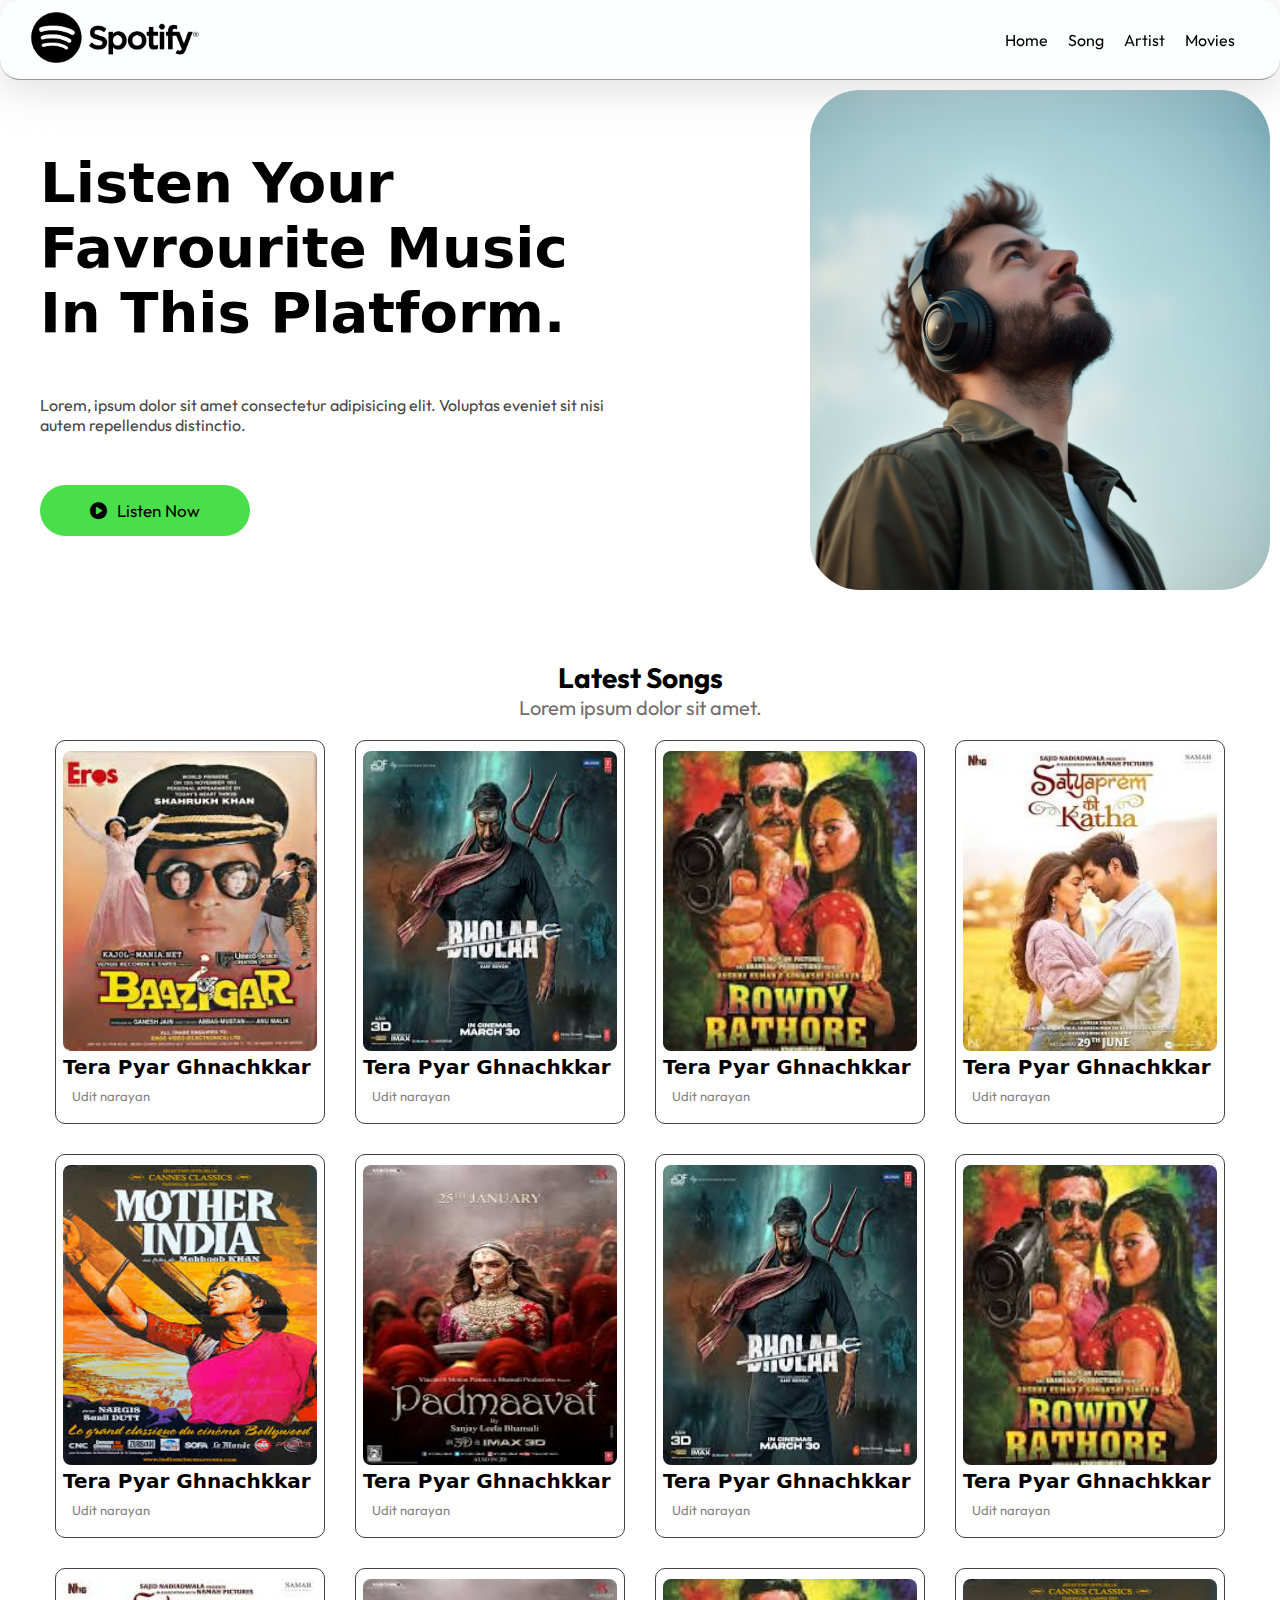
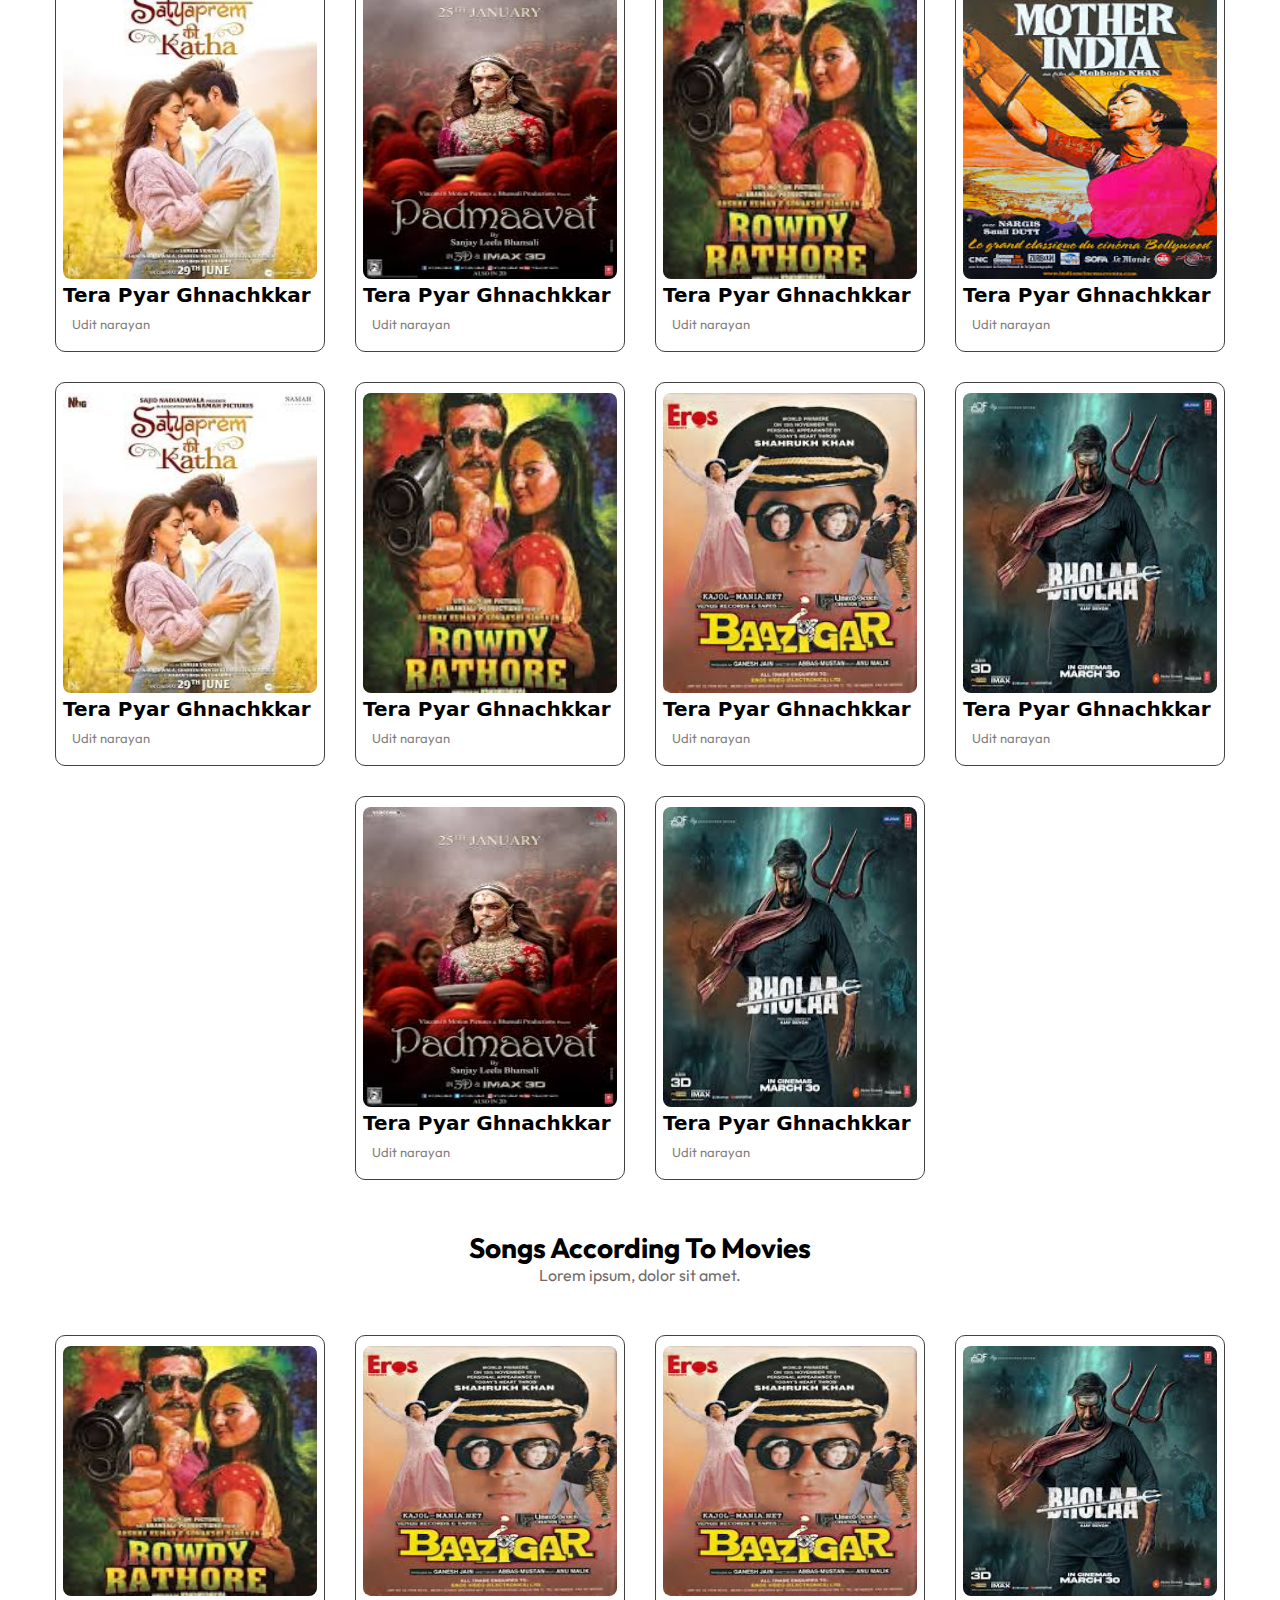
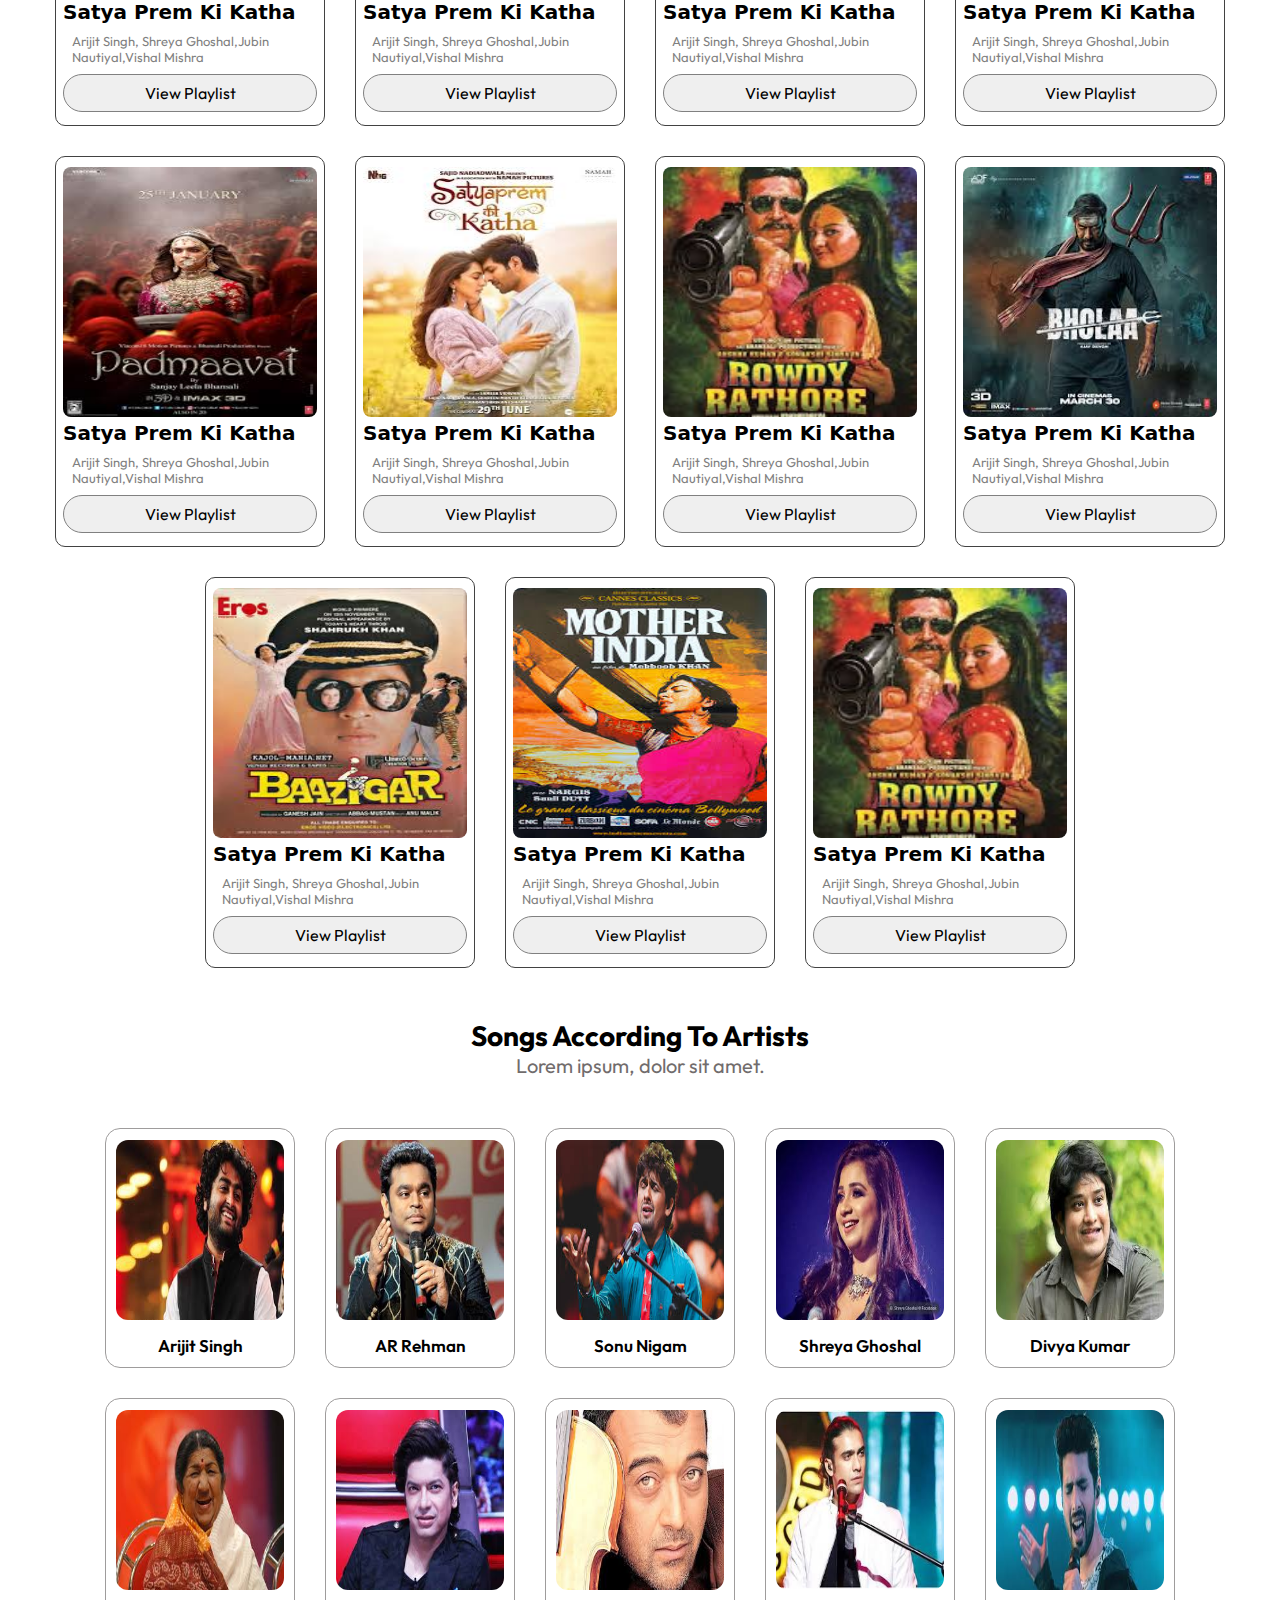
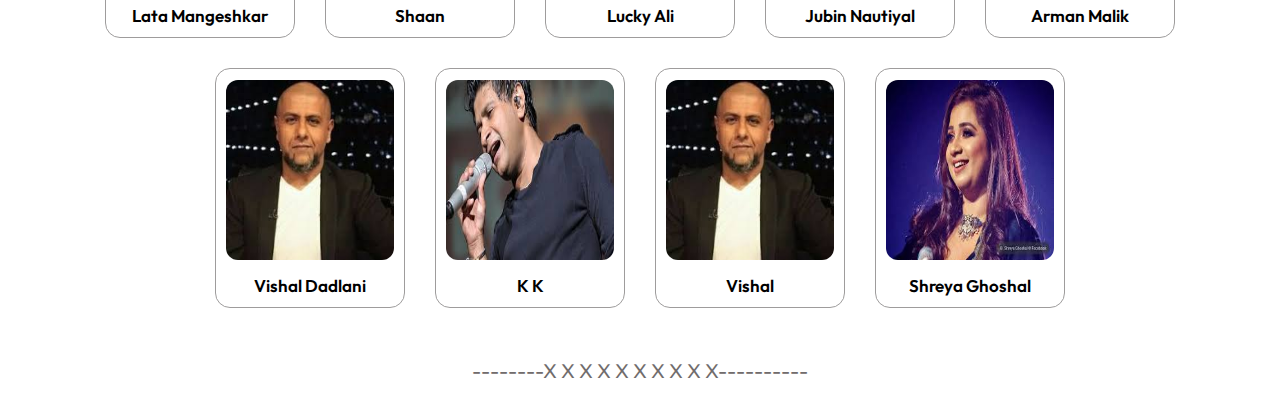
<file: index.html>
<!DOCTYPE html>
<html lang="en">

<head>
    <meta charset="UTF-8">
    <meta name="viewport" content="width=device-width, initial-scale=1.0">
    <title>Home page</title>
    <link rel="stylesheet" href="https://cdnjs.cloudflare.com/ajax/libs/font-awesome/6.7.2/css/all.min.css"
        integrity="sha512-Evv84Mr4kqVGRNSgIGL/F/aIDqQb7xQ2vcrdIwxfjThSH8CSR7PBEakCr51Ck+w+/U6swU2Im1vVX0SVk9ABhg=="
        crossorigin="anonymous" referrerpolicy="no-referrer" />

    <link rel="stylesheet" href="./style.css">
</head>

<body>
    <div class="header">
        <a href="./index.html"><img src="./logo.png" alt="" class="image"></a>
        <i class="fa-solid fa-bars"></i>
        <ul class="navigation">
            <li>
                <a href="./index.html" class="">Home</a>
            </li>
            <li>
                <a href="./song.html" class="">Song</a>
            </li>
            <li>
                <a href="./artist.html" class="">Artist</a>
            </li>
            <li>
                <a href="./movies.html" class="">Movies</a>
            </li>
        </ul>

    </div>
    <div class="parent">
        <div class="parent-a">
            <h1 class="head">Listen your favrourite Music in this platform. </h1>
            <p class="para">Lorem, ipsum dolor sit amet consectetur adipisicing elit. Voluptas eveniet sit nisi
                autem repellendus distinctio.</p>
            <div class="btn_a">
                <button class="btn"><i class="fa-solid fa-circle-play"></i>Listen Now</button>
            </div>
        </div>
        <img src="./hero.png" alt="" class="image1">
    </div>
    </div>
    <div class="container1">
        <h2 class="heading-a">Latest Songs</h2>
        <p class="para-a">
            Lorem ipsum dolor sit amet.
        </p>
    </div>
    <div class="song-container">
        <div class="card">
            <img src="./images/p1.jpeg" alt="" class="img">
            <h2 class="head2">Tera Pyar Ghnachkkar</h2>
            <p class="para-s">Udit narayan</p>
        </div>

        <div class="card">
            <img src="./images/p2.jpeg" alt="" class="img">
            <h2 class="head2">Tera Pyar Ghnachkkar</h2>
            <p class="para-s">Udit narayan</p>
        </div>

        <div class="card">
            <img src="./images/p3.jpeg" alt="" class="img">
            <h2 class="head2">Tera Pyar Ghnachkkar</h2>
            <p class="para-s">Udit narayan</p>
        </div>

        <div class="card">
            <img src="./images/p4.jpeg" alt="" class="img">
            <h2 class="head2">Tera Pyar Ghnachkkar</h2>
            <p class="para-s">Udit narayan</p>
        </div>

        <div class="card">
            <img src="./images/p5.jpeg" alt="" class="img">
            <h2 class="head2">Tera Pyar Ghnachkkar</h2>
            <p class="para-s">Udit narayan</p>
        </div>

        <div class="card">
            <img src="./images/p6.jpeg" alt="" class="img">
            <h2 class="head2">Tera Pyar Ghnachkkar</h2>
            <p class="para-s">Udit narayan</p>
        </div>
        <div class="card">
            <img src="./images/p2.jpeg" alt="" class="img">
            <h2 class="head2">Tera Pyar Ghnachkkar</h2>
            <p class="para-s">Udit narayan</p>
        </div>
        <div class="card">
            <img src="./images/p3.jpeg" alt="" class="img">
            <h2 class="head2">Tera Pyar Ghnachkkar</h2>
            <p class="para-s">Udit narayan</p>
        </div>

        <div class="card">
            <img src="./images/p4.jpeg" alt="" class="img">
            <h2 class="head2">Tera Pyar Ghnachkkar</h2>
            <p class="para-s">Udit narayan</p>
        </div>
        <div class="card">
            <img src="./images/p6.jpeg" alt="" class="img">
            <h2 class="head2">Tera Pyar Ghnachkkar</h2>
            <p class="para-s">Udit narayan</p>
        </div>
        <div class="card">
            <img src="./images/p3.jpeg" alt="" class="img">
            <h2 class="head2">Tera Pyar Ghnachkkar</h2>
            <p class="para-s">Udit narayan</p>
        </div>
        <div class="card">
            <img src="./images/p5.jpeg" alt="" class="img">
            <h2 class="head2">Tera Pyar Ghnachkkar</h2>
            <p class="para-s">Udit narayan</p>
        </div>

        <div class="card">
            <img src="./images/p4.jpeg" alt="" class="img">
            <h2 class="head2">Tera Pyar Ghnachkkar</h2>
            <p class="para-s">Udit narayan</p>
        </div>

        <div class="card">
            <img src="./images/p3.jpeg" alt="" class="img">
            <h2 class="head2">Tera Pyar Ghnachkkar</h2>
            <p class="para-s">Udit narayan</p>
        </div>
        <div class="card">
            <img src="./images/p1.jpeg" alt="" class="img">
            <h2 class="head2">Tera Pyar Ghnachkkar</h2>
            <p class="para-s">Udit narayan</p>
        </div>
        <div class="card">
            <img src="./images/p2.jpeg" alt="" class="img">
            <h2 class="head2">Tera Pyar Ghnachkkar</h2>
            <p class="para-s">Udit narayan</p>
        </div>
        <div class="card">
            <img src="./images/p6.jpeg" alt="" class="img">
            <h2 class="head2">Tera Pyar Ghnachkkar</h2>
            <p class="para-s">Udit narayan</p>
        </div>
        <div class="card">
            <img src="./images/p2.jpeg" alt="" class="img">
            <h2 class="head2">Tera Pyar Ghnachkkar</h2>
            <p class="para-s">Udit narayan</p>
        </div>
    </div>
    <div class="container2">
            <h2 class="heading-a">Songs According To Movies </h2>
            <p class="para-a">Lorem ipsum, dolor sit amet.
            </p>
    </div>
    <div class="movie-container">
        <div class="card-1">
            <img src="./images/p3.jpeg" alt="" class="img1">
            <h2 class="head2">Satya Prem Ki Katha </h2>
            <p class="para-s">Arijit Singh, Shreya Ghoshal,Jubin Nautiyal,Vishal Mishra</p>
            <button class="btn-p">View Playlist</button>
        </div>

        <div class="card-1">
            <img src="./images/p1.jpeg" alt="" class="img1">
            <h2 class="head2">Satya Prem Ki Katha </h2>
            <p class="para-s">Arijit Singh, Shreya Ghoshal,Jubin Nautiyal,Vishal Mishra</p>
            <button class="btn-p">View Playlist</button>
        </div>
        <div class="card-1">
            <img src="./images/p1.jpeg" alt="" class="img1">
            <h2 class="head2">Satya Prem Ki Katha </h2>
            <p class="para-s">Arijit Singh, Shreya Ghoshal,Jubin Nautiyal,Vishal Mishra</p>
            <button class="btn-p">View Playlist</button>
        </div>

        <div class="card-1">
            <img src="./images/p2.jpeg" alt="" class="img1">
            <h2 class="head2">Satya Prem Ki Katha </h2>
            <p class="para-s">Arijit Singh, Shreya Ghoshal,Jubin Nautiyal,Vishal Mishra</p>
            <button class="btn-p">View Playlist</button>
        </div>

        <div class="card-1">
            <img src="./images/p6.jpeg" alt="" class="img1">
            <h2 class="head2">Satya Prem Ki Katha </h2>
            <p class="para-s">Arijit Singh, Shreya Ghoshal,Jubin Nautiyal,Vishal Mishra</p>
            <button class="btn-p">View Playlist</button>
        </div>

        <div class="card-1">
            <img src="./images/p4.jpeg" alt="" class="img1">
            <h2 class="head2">Satya Prem Ki Katha </h2>
            <p class="para-s">Arijit Singh, Shreya Ghoshal,Jubin Nautiyal,Vishal Mishra</p>
            <button class="btn-p">View Playlist</button>
        </div>

        <div class="card-1">
            <img src="./images/p3.jpeg" alt="" class="img1">
            <h2 class="head2">Satya Prem Ki Katha </h2>
            <p class="para-s">Arijit Singh, Shreya Ghoshal,Jubin Nautiyal,Vishal Mishra</p>
            <button class="btn-p">View Playlist</button>
        </div>
        <div class="card-1">
            <img src="./images/p2.jpeg" alt="" class="img1">
            <h2 class="head2">Satya Prem Ki Katha </h2>
            <p class="para-s">Arijit Singh, Shreya Ghoshal,Jubin Nautiyal,Vishal Mishra</p>
            <button class="btn-p">View Playlist</button>
        </div>
        <div class="card-1">
            <img src="./images/p1.jpeg" alt="" class="img1">
            <h2 class="head2">Satya Prem Ki Katha </h2>
            <p class="para-s">Arijit Singh, Shreya Ghoshal,Jubin Nautiyal,Vishal Mishra</p>
            <button class="btn-p">View Playlist</button>
        </div>
        <div class="card-1">
            <img src="./images/p5.jpeg" alt="" class="img1">
            <h2 class="head2">Satya Prem Ki Katha </h2>
            <p class="para-s">Arijit Singh, Shreya Ghoshal,Jubin Nautiyal,Vishal Mishra</p>
            <button class="btn-p">View Playlist</button>
        </div>
        <div class="card-1">
            <img src="./images/p3.jpeg" alt="" class="img1">
            <h2 class="head2">Satya Prem Ki Katha </h2>
            <p class="para-s">Arijit Singh, Shreya Ghoshal,Jubin Nautiyal,Vishal Mishra</p>
            <button class="btn-p">View Playlist</button>
        </div>
    </div>
    <div class="container3">
        <h2 class="heading-a">Songs According To Artists </h2>
        <p class="para-a">Lorem ipsum, dolor sit amet.
        </p>
    </div>
    <div class="artist-container">
        <div class="card-2">
            <img src="./images/singers/1.jpeg" alt="" class="img3">
            <p class="paraa">Arijit Singh</p>
        </div>

        <div class="card-2">
            <img src="./images/singers/2.jpeg" alt="" class="img3">
            <p class="paraa">AR Rehman</p>
        </div>
        <div class="card-2">
            <img src="./images/singers/3.jpeg" alt="" class="img3">
            <p class="paraa">Sonu Nigam</p>
        </div>
        <div class="card-2">
            <img src="./images/singers/4.jpeg" alt="" class="img3">
            <p class="paraa">Shreya Ghoshal</p>
        </div>
        <div class="card-2">
            <img src="./images/singers/5.jpeg" alt="" class="img3">
            <p class="paraa">Divya Kumar</p>
        </div>

        <div class="card-2">
            <img src="./images/singers/6.jpeg" alt="" class="img3">
            <p class="paraa">Lata Mangeshkar</p>
        </div>
        <div class="card-2">
            <img src="./images/singers/7.jpeg" alt="" class="img3">
            <p class="paraa">Shaan</p>
        </div>
        <div class="card-2">
            <img src="./images/singers/8.jpeg" alt="" class="img3">
            <p class="paraa">Lucky Ali</p>
        </div>
        <div class="card-2">
            <img src="./images/singers/9.jpeg" alt="" class="img3">
            <p class="paraa">Jubin Nautiyal</p>
        </div>
        <div class="card-2">
            <img src="./images/singers/10.jpeg" alt="" class="img3">
            <p class="paraa">Arman Malik</p>
        </div>
        <div class="card-2">
            <img src="./images/singers/11.jpeg" alt="" class="img3">
            <p class="paraa">Vishal Dadlani</p>
        </div>
        <div class="card-2">
            <img src="./images/singers/12.jpeg" alt="" class="img3">
            <p class="paraa">K K</p>
        </div>
        <div class="card-2">
            <img src="./images/singers/11.jpeg" alt="" class="img3">
            <p class="paraa">Vishal</p>
        </div>
        <div class="card-2">
            <img src="./images/singers/4.jpeg" alt="" class="img3">
            <p class="paraa">Shreya Ghoshal</p>
        </div>
       
    </div>
    <div class="container3">
        <p class="para-a">--------X X X X X X X X X X----------
        </p>
    </div>



    </div>







</body>

</html>
</file>
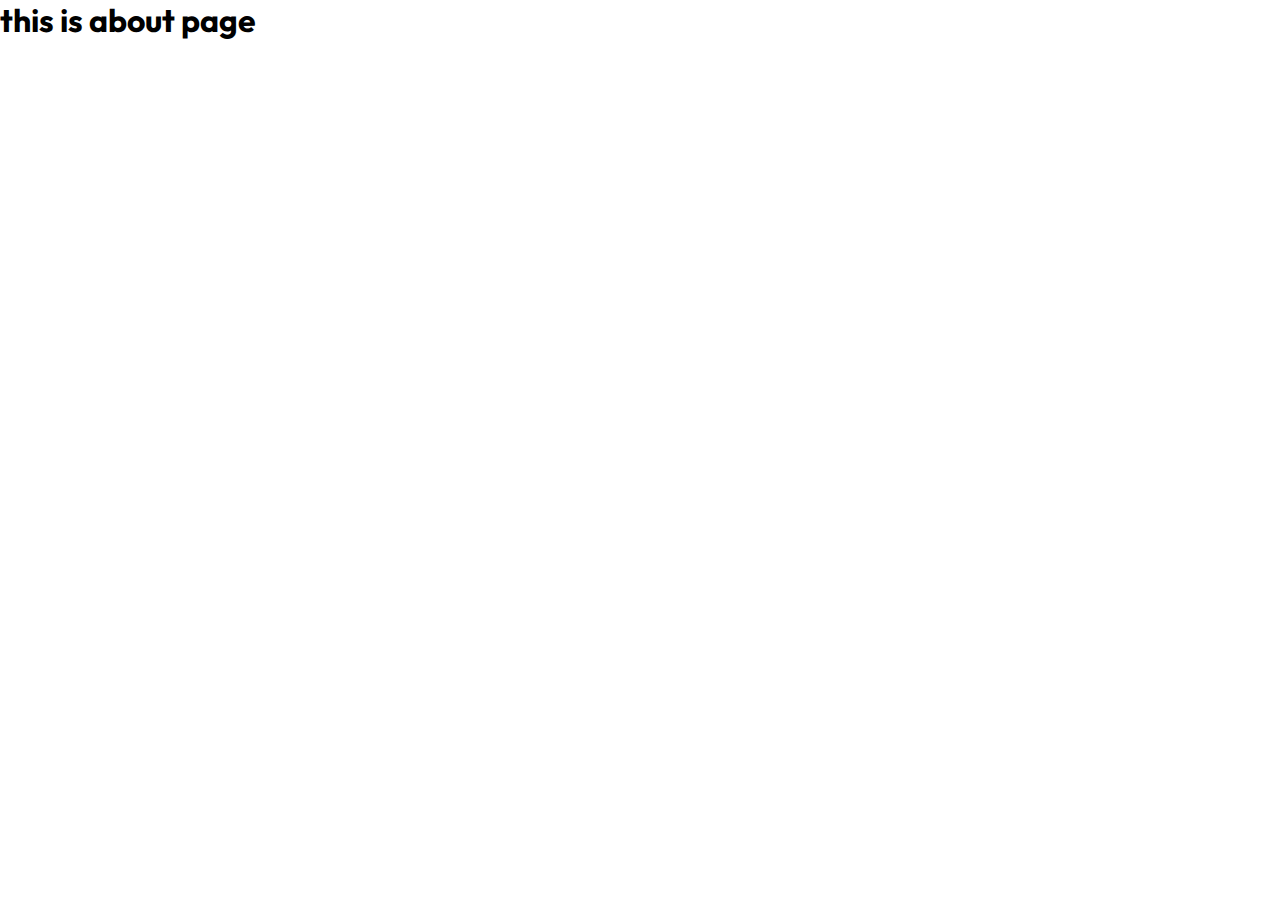
<file: about.html>
<!DOCTYPE html>
<html lang="en">
<head>
    <meta charset="UTF-8">
    <meta name="viewport" content="width=device-width, initial-scale=1.0">
    <title>Document</title>
    <link rel="stylesheet" href="./style.css">
</head>
<body>
    <h1>this is about page</h1>
</body>
</html>
</file>
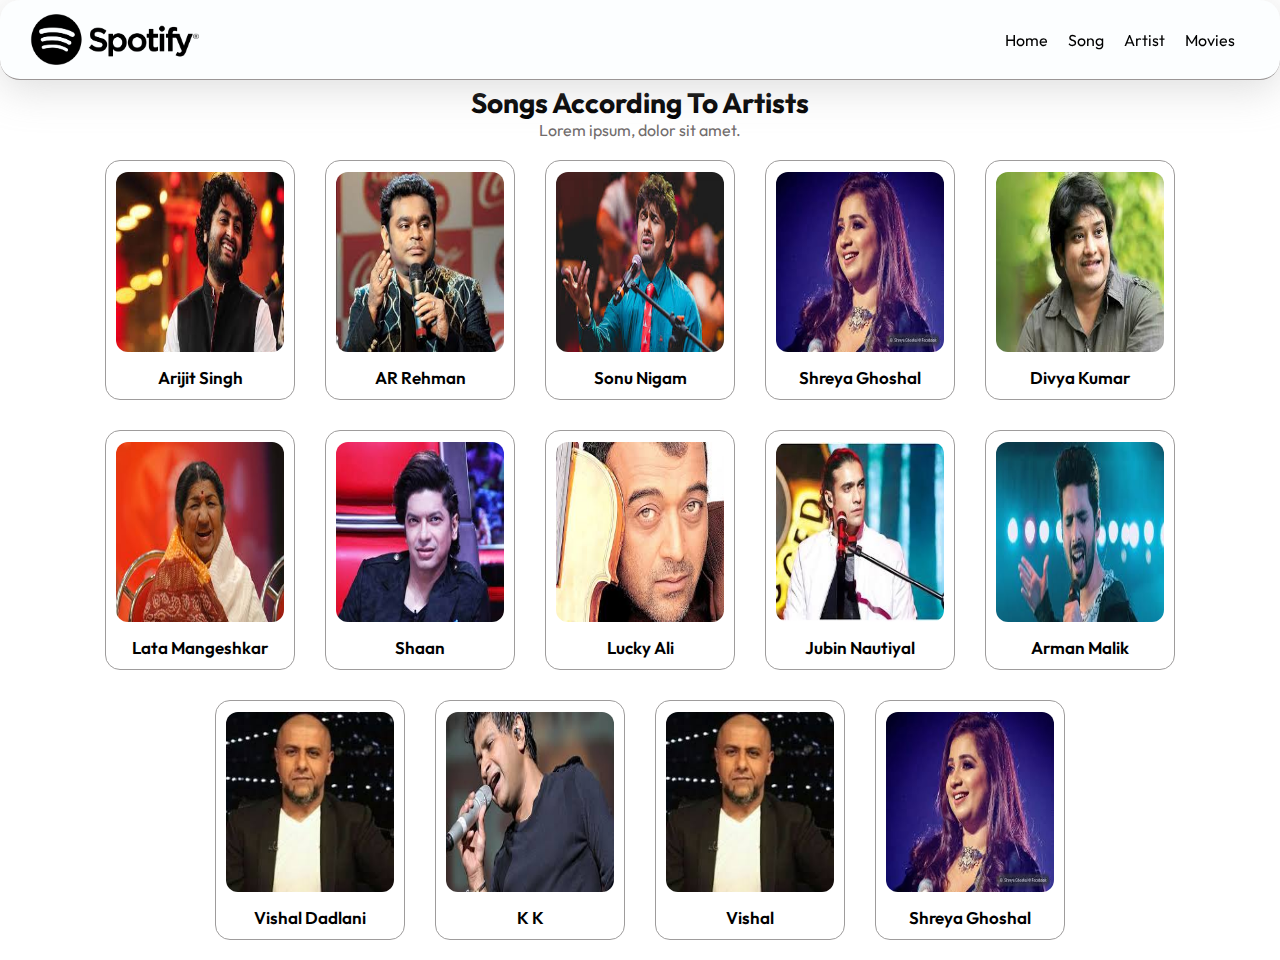
<file: artist.html>
<!DOCTYPE html>
<html lang="en">
<head>
    <meta charset="UTF-8">
    <meta name="viewport" content="width=device-width, initial-scale=1.0">
    <title>Document</title>
    <link rel="stylesheet" href="./style.css">
</head>
<body>
    <div class="header">
        <img src="./logo.png" alt="" class="image">
        <ul class="navigation">
            <li>
                <a href="./index.html" class="">Home</a>
            </li>
            <li>
                <a href="./song.html" class="">Song</a>
            </li>
            <li>
                <a href="./artist.html" class="">Artist</a>
            </li>
            <li>
                <a href="./movies.html" class="">Movies</a>
            </li>
        </ul>
    </div>
    <div class="container3-b">
        <h2 class="heading-a">Songs According To Artists </h2>
        <p class="para-a">Lorem ipsum, dolor sit amet.
        </p>
    </div>
    <div class="artist-container">
        <div class="card-2">
            <img src="./images/singers/1.jpeg" alt="" class="img3">
            <p class="paraa">Arijit Singh</p>
        </div>

        <div class="card-2">
            <img src="./images/singers/2.jpeg" alt="" class="img3">
            <p class="paraa">AR Rehman</p>
        </div>
        <div class="card-2">
            <img src="./images/singers/3.jpeg" alt="" class="img3">
            <p class="paraa">Sonu Nigam</p>
        </div>
        <div class="card-2">
            <img src="./images/singers/4.jpeg" alt="" class="img3">
            <p class="paraa">Shreya Ghoshal</p>
        </div>
        <div class="card-2">
            <img src="./images/singers/5.jpeg" alt="" class="img3">
            <p class="paraa">Divya Kumar</p>
        </div>

        <div class="card-2">
            <img src="./images/singers/6.jpeg" alt="" class="img3">
            <p class="paraa">Lata Mangeshkar</p>
        </div>
        <div class="card-2">
            <img src="./images/singers/7.jpeg" alt="" class="img3">
            <p class="paraa">Shaan</p>
        </div>
        <div class="card-2">
            <img src="./images/singers/8.jpeg" alt="" class="img3">
            <p class="paraa">Lucky Ali</p>
        </div>
        <div class="card-2">
            <img src="./images/singers/9.jpeg" alt="" class="img3">
            <p class="paraa">Jubin Nautiyal</p>
        </div>
        <div class="card-2">
            <img src="./images/singers/10.jpeg" alt="" class="img3">
            <p class="paraa">Arman Malik</p>
        </div>
        <div class="card-2">
            <img src="./images/singers/11.jpeg" alt="" class="img3">
            <p class="paraa">Vishal Dadlani</p>
        </div>
        <div class="card-2">
            <img src="./images/singers/12.jpeg" alt="" class="img3">
            <p class="paraa">K K</p>
        </div>
        <div class="card-2">
            <img src="./images/singers/11.jpeg" alt="" class="img3">
            <p class="paraa">Vishal</p>
        </div>
        <div class="card-2">
            <img src="./images/singers/4.jpeg" alt="" class="img3">
            <p class="paraa">Shreya Ghoshal</p>
        </div>
       
    </div>
    
</body>
</html>
</file>
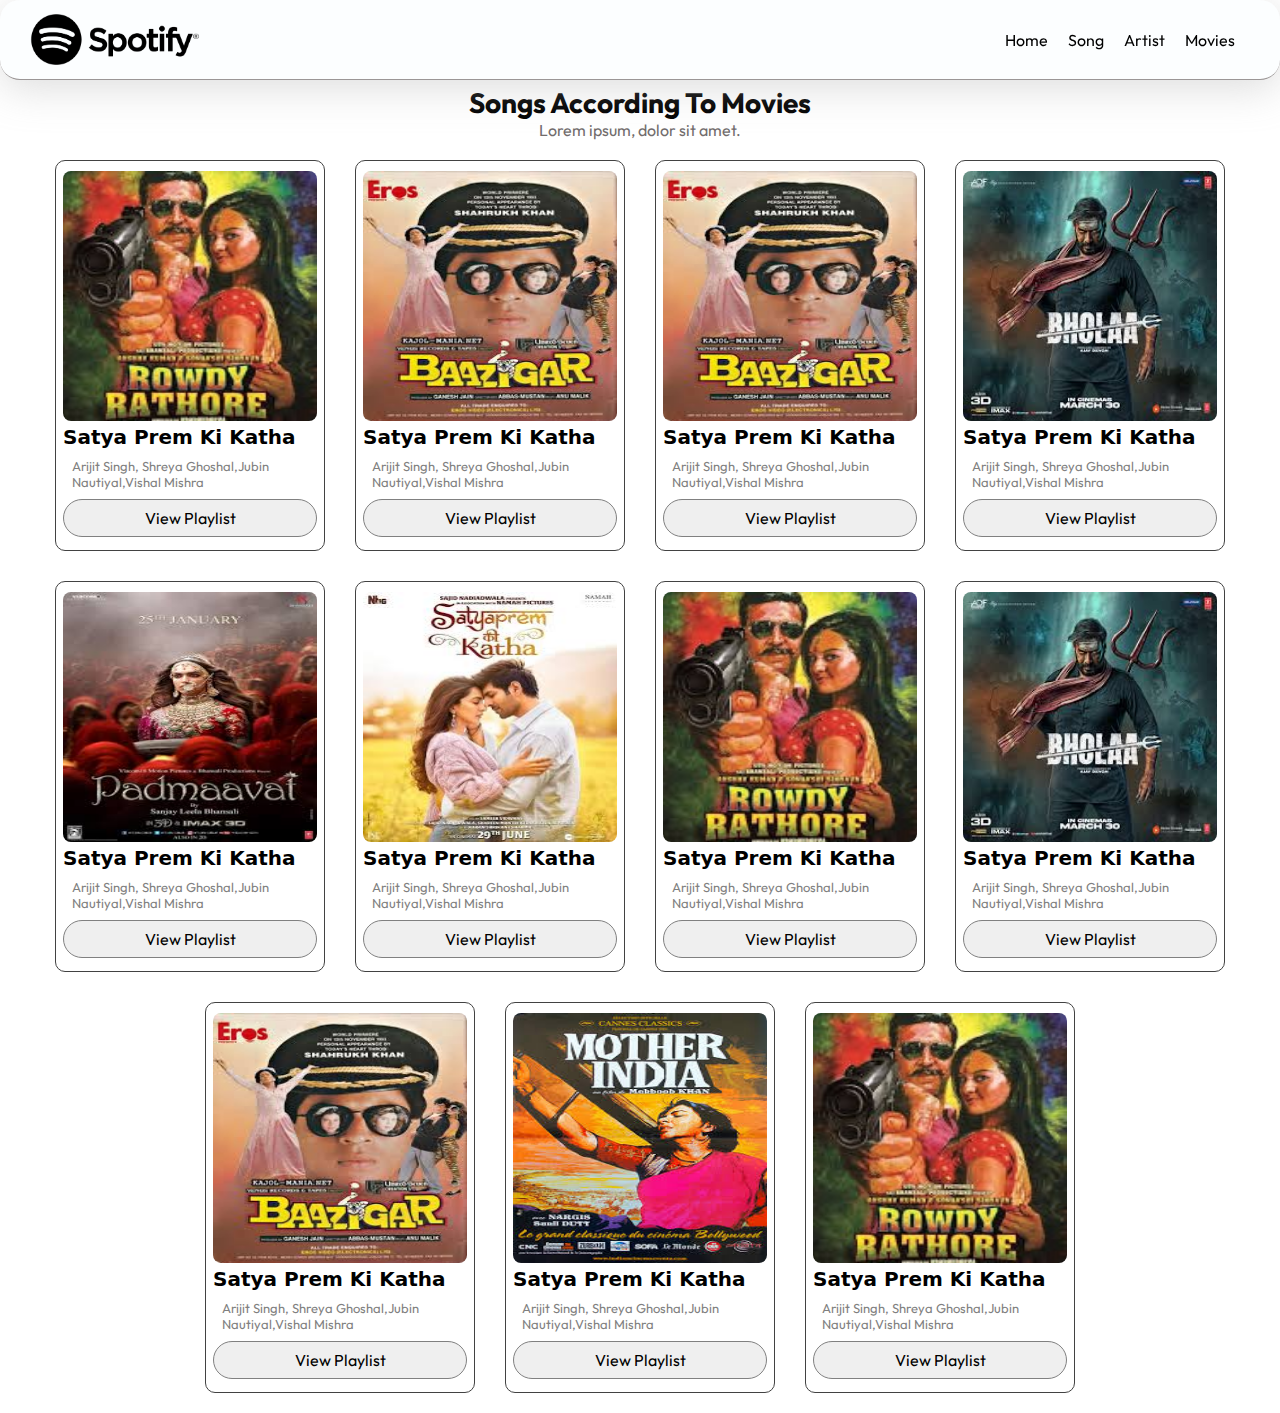
<file: movies.html>
<!DOCTYPE html>
<html lang="en">
<head>
    <meta charset="UTF-8">
    <meta name="viewport" content="width=device-width, initial-scale=1.0">
    <title>Document</title>
    <link rel="stylesheet" href="./style.css">
</head>
<body>
    <div class="header">
        <img src="./logo.png" alt="" class="image">
        <ul class="navigation">
            <li>
                <a href="./index.html" class="">Home</a>
            </li>
            <li>
                <a href="./song.html" class="">Song</a>
            </li>
            <li>
                <a href="./artist.html" class="">Artist</a>
            </li>
            <li>
                <a href="./movies.html" class="">Movies</a>
            </li>
        </ul>
    </div><div class="container2-c">
        <h2 class="heading-a">Songs According To Movies </h2>
        <p class="para-a">Lorem ipsum, dolor sit amet.
        </p>
</div>
<div class="movie-container">
    <div class="card-1">
        <img src="./images/p3.jpeg" alt="" class="img1">
        <h2 class="head2">Satya Prem Ki Katha </h2>
        <p class="para-s">Arijit Singh, Shreya Ghoshal,Jubin Nautiyal,Vishal Mishra</p>
        <button class="btn-p">View Playlist</button>
    </div>

    <div class="card-1">
        <img src="./images/p1.jpeg" alt="" class="img1">
        <h2 class="head2">Satya Prem Ki Katha </h2>
        <p class="para-s">Arijit Singh, Shreya Ghoshal,Jubin Nautiyal,Vishal Mishra</p>
        <button class="btn-p">View Playlist</button>
    </div>
    <div class="card-1">
        <img src="./images/p1.jpeg" alt="" class="img1">
        <h2 class="head2">Satya Prem Ki Katha </h2>
        <p class="para-s">Arijit Singh, Shreya Ghoshal,Jubin Nautiyal,Vishal Mishra</p>
        <button class="btn-p">View Playlist</button>
    </div>

    <div class="card-1">
        <img src="./images/p2.jpeg" alt="" class="img1">
        <h2 class="head2">Satya Prem Ki Katha </h2>
        <p class="para-s">Arijit Singh, Shreya Ghoshal,Jubin Nautiyal,Vishal Mishra</p>
        <button class="btn-p">View Playlist</button>
    </div>

    <div class="card-1">
        <img src="./images/p6.jpeg" alt="" class="img1">
        <h2 class="head2">Satya Prem Ki Katha </h2>
        <p class="para-s">Arijit Singh, Shreya Ghoshal,Jubin Nautiyal,Vishal Mishra</p>
        <button class="btn-p">View Playlist</button>
    </div>

    <div class="card-1">
        <img src="./images/p4.jpeg" alt="" class="img1">
        <h2 class="head2">Satya Prem Ki Katha </h2>
        <p class="para-s">Arijit Singh, Shreya Ghoshal,Jubin Nautiyal,Vishal Mishra</p>
        <button class="btn-p">View Playlist</button>
    </div>

    <div class="card-1">
        <img src="./images/p3.jpeg" alt="" class="img1">
        <h2 class="head2">Satya Prem Ki Katha </h2>
        <p class="para-s">Arijit Singh, Shreya Ghoshal,Jubin Nautiyal,Vishal Mishra</p>
        <button class="btn-p">View Playlist</button>
    </div>
    <div class="card-1">
        <img src="./images/p2.jpeg" alt="" class="img1">
        <h2 class="head2">Satya Prem Ki Katha </h2>
        <p class="para-s">Arijit Singh, Shreya Ghoshal,Jubin Nautiyal,Vishal Mishra</p>
        <button class="btn-p">View Playlist</button>
    </div>
    <div class="card-1">
        <img src="./images/p1.jpeg" alt="" class="img1">
        <h2 class="head2">Satya Prem Ki Katha </h2>
        <p class="para-s">Arijit Singh, Shreya Ghoshal,Jubin Nautiyal,Vishal Mishra</p>
        <button class="btn-p">View Playlist</button>
    </div>
    <div class="card-1">
        <img src="./images/p5.jpeg" alt="" class="img1">
        <h2 class="head2">Satya Prem Ki Katha </h2>
        <p class="para-s">Arijit Singh, Shreya Ghoshal,Jubin Nautiyal,Vishal Mishra</p>
        <button class="btn-p">View Playlist</button>
    </div>
    <div class="card-1">
        <img src="./images/p3.jpeg" alt="" class="img1">
        <h2 class="head2">Satya Prem Ki Katha </h2>
        <p class="para-s">Arijit Singh, Shreya Ghoshal,Jubin Nautiyal,Vishal Mishra</p>
        <button class="btn-p">View Playlist</button>
    </div>
</div>
    
</body>
</html>
</file>
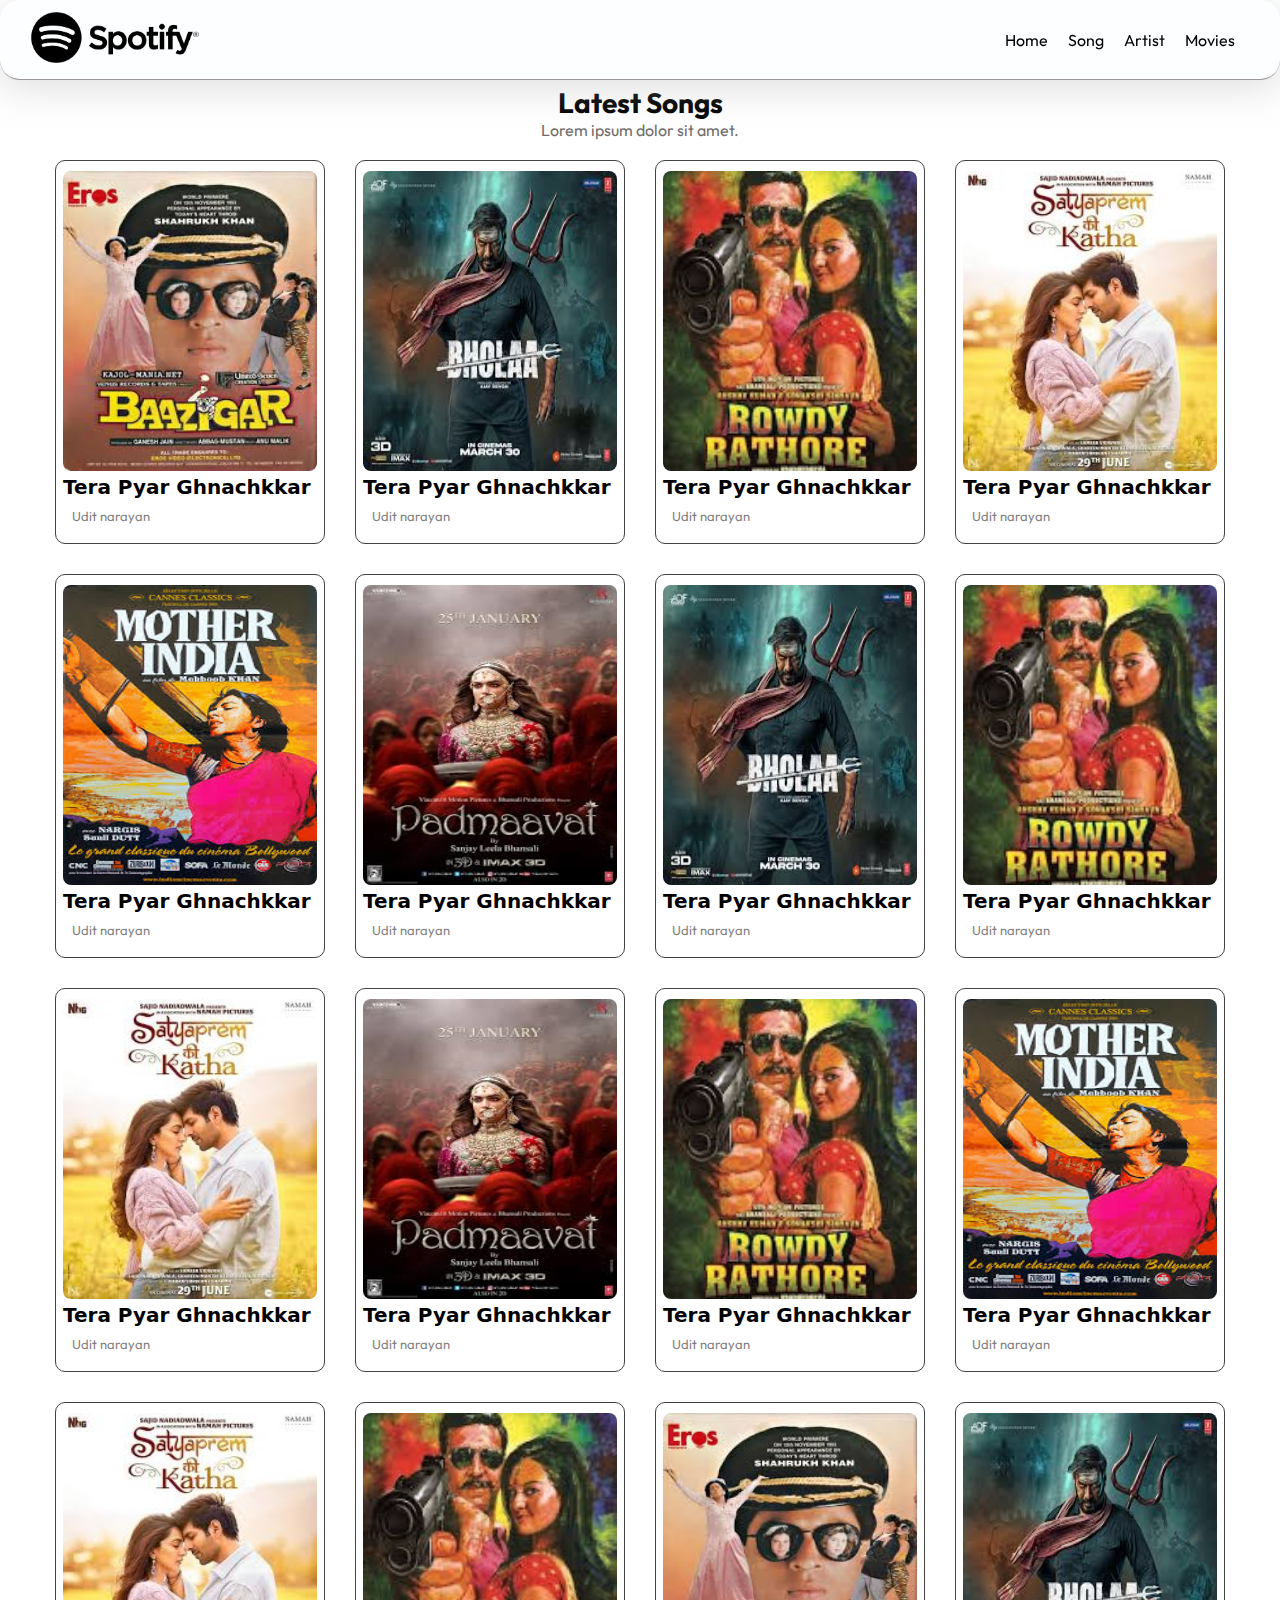
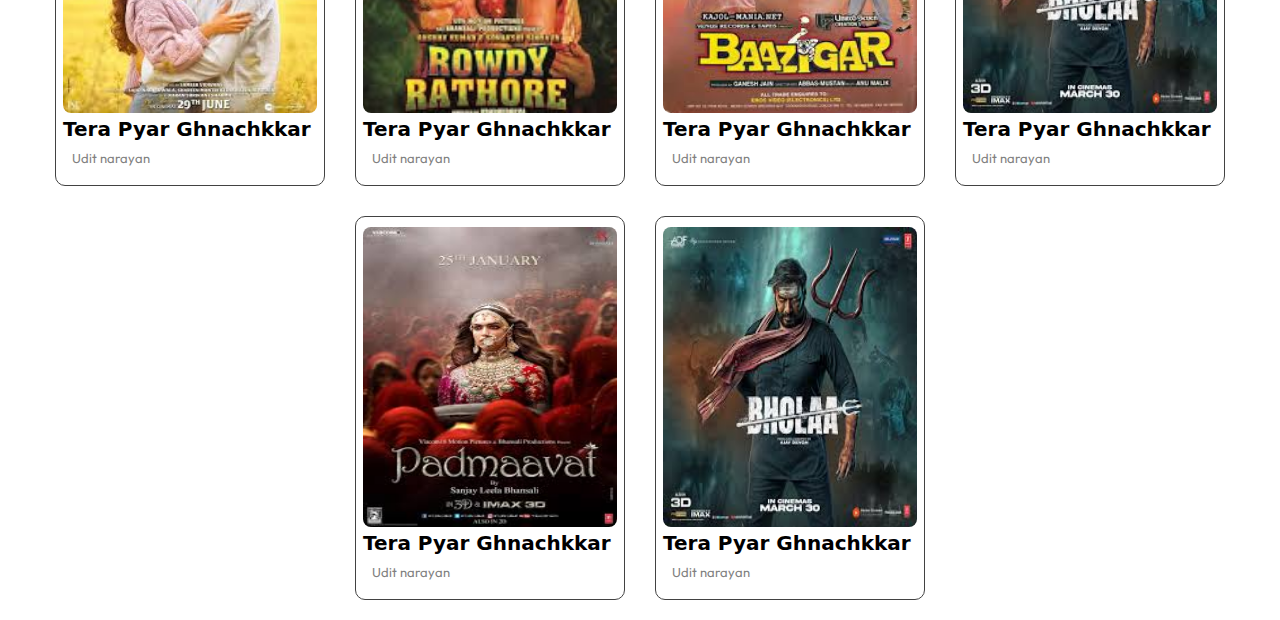
<file: song.html>
<!DOCTYPE html>
<html lang="en">
<head>
    <meta charset="UTF-8">
    <meta name="viewport" content="width=device-width, initial-scale=1.0">
    <title>Document</title>
    <link rel="stylesheet" href="./style.css">
</head>
<body>
    <div class="header">
        <a href="./index.html"><img src="./logo.png" alt="" class="image"></a>
        <ul class="navigation">
            <li>
                <a href="./index.html" class="">Home</a>
            </li>
            <li>
                <a href="./song.html" class="">Song</a>
            </li>
            <li>
                <a href="./artist.html" class="">Artist</a>
            </li>
            <li>
                <a href="./movies.html" class="">Movies</a>
            </li>
        </ul>
    </div>

    <div class="container1-a">
        <h2 class="heading-a">Latest Songs</h2>
        <p class="para-a">
            Lorem ipsum dolor sit amet.
        </p>
    </div>
    <div class="song-container">
        <div class="card">
            <img src="./images/p1.jpeg" alt="" class="img">
            <h2 class="head2">Tera Pyar Ghnachkkar</h2>
            <p class="para-s">Udit narayan</p>
        </div>

        <div class="card">
            <img src="./images/p2.jpeg" alt="" class="img">
            <h2 class="head2">Tera Pyar Ghnachkkar</h2>
            <p class="para-s">Udit narayan</p>
        </div>

        <div class="card">
            <img src="./images/p3.jpeg" alt="" class="img">
            <h2 class="head2">Tera Pyar Ghnachkkar</h2>
            <p class="para-s">Udit narayan</p>
        </div>

        <div class="card">
            <img src="./images/p4.jpeg" alt="" class="img">
            <h2 class="head2">Tera Pyar Ghnachkkar</h2>
            <p class="para-s">Udit narayan</p>
        </div>

        <div class="card">
            <img src="./images/p5.jpeg" alt="" class="img">
            <h2 class="head2">Tera Pyar Ghnachkkar</h2>
            <p class="para-s">Udit narayan</p>
        </div>

        <div class="card">
            <img src="./images/p6.jpeg" alt="" class="img">
            <h2 class="head2">Tera Pyar Ghnachkkar</h2>
            <p class="para-s">Udit narayan</p>
        </div>
        <div class="card">
            <img src="./images/p2.jpeg" alt="" class="img">
            <h2 class="head2">Tera Pyar Ghnachkkar</h2>
            <p class="para-s">Udit narayan</p>
        </div>
        <div class="card">
            <img src="./images/p3.jpeg" alt="" class="img">
            <h2 class="head2">Tera Pyar Ghnachkkar</h2>
            <p class="para-s">Udit narayan</p>
        </div>

        <div class="card">
            <img src="./images/p4.jpeg" alt="" class="img">
            <h2 class="head2">Tera Pyar Ghnachkkar</h2>
            <p class="para-s">Udit narayan</p>
        </div>
        <div class="card">
            <img src="./images/p6.jpeg" alt="" class="img">
            <h2 class="head2">Tera Pyar Ghnachkkar</h2>
            <p class="para-s">Udit narayan</p>
        </div>
        <div class="card">
            <img src="./images/p3.jpeg" alt="" class="img">
            <h2 class="head2">Tera Pyar Ghnachkkar</h2>
            <p class="para-s">Udit narayan</p>
        </div>
        <div class="card">
            <img src="./images/p5.jpeg" alt="" class="img">
            <h2 class="head2">Tera Pyar Ghnachkkar</h2>
            <p class="para-s">Udit narayan</p>
        </div>

        <div class="card">
            <img src="./images/p4.jpeg" alt="" class="img">
            <h2 class="head2">Tera Pyar Ghnachkkar</h2>
            <p class="para-s">Udit narayan</p>
        </div>

        <div class="card">
            <img src="./images/p3.jpeg" alt="" class="img">
            <h2 class="head2">Tera Pyar Ghnachkkar</h2>
            <p class="para-s">Udit narayan</p>
        </div>
        <div class="card">
            <img src="./images/p1.jpeg" alt="" class="img">
            <h2 class="head2">Tera Pyar Ghnachkkar</h2>
            <p class="para-s">Udit narayan</p>
        </div>
        <div class="card">
            <img src="./images/p2.jpeg" alt="" class="img">
            <h2 class="head2">Tera Pyar Ghnachkkar</h2>
            <p class="para-s">Udit narayan</p>
        </div>
        <div class="card">
            <img src="./images/p6.jpeg" alt="" class="img">
            <h2 class="head2">Tera Pyar Ghnachkkar</h2>
            <p class="para-s">Udit narayan</p>
        </div>
        <div class="card">
            <img src="./images/p2.jpeg" alt="" class="img">
            <h2 class="head2">Tera Pyar Ghnachkkar</h2>
            <p class="para-s">Udit narayan</p>
        </div>
    </div>
    
       
</body>
</html>
</file>
<file: style.css>
@import url('https://fonts.googleapis.com/css2?family=Outfit:wght@100..900&display=swap');
@import url('https://cdn-uicons.flaticon.com/2.6.0/uicons-solid-rounded/css/uicons-solid-rounded.css');
*{
    padding: 0;
    margin: 0;
    font-family: "Outfit", sans-serif;
    text-decoration: none;
    list-style: none;
    box-sizing: border-box;
}

.header{
    height: 80px;
    width: 100%;
    padding: 5px 25px;
    background-color: rgba(240, 248, 255, 0.185);
    backdrop-filter: blur(20px);
    -webkit-backdrop-filter: blur(10px);
    box-shadow: 0 8px 40px 0 rgba(180, 178, 178, 0.447);
    display: flex;
    justify-content: space-between;
    align-items: center;
    border-bottom: 1.5px solid rgb(155, 150, 150);
    border-radius: 20px;
    position: fixed;

}
.image{
    width: 180px;
    padding: 5px 5px;
}

.navigation{
    display: flex;
    gap: 20px;
    margin-right: 20px;
    font-size: 16px;
}

.navigation a{
    color: black;
    transition: all .3s ease;
}
.navigation a:hover{
    color: red;
}
.image1{
    width: 460px;
    height: 500px;
    border-radius: 50px;
    border: none;
    margin-top: 20px;

}
.parent{
    display: flex;
    padding: 70px 10px;
    justify-content: space-between;
}
.parent-a{
    width: 50%;
    padding: 50px 30px;

}
.para{
    padding: 20px 0px;
    color: rgb(70, 69, 69);
}
.btn{
    padding: 15px 50px;
    border: none;
    border-radius: 30px;
    background-color: rgb(75, 222, 75);
    font-size: 17px;
    display: flex;
    gap: 10px;
    justify-content: center;
    align-items: center;
    margin-top: 30px;
}
.btn_a{
    
}
.head{
    font-family: system-ui, -apple-system, BlinkMacSystemFont, 'Segoe UI', Roboto, Oxygen, Ubuntu, Cantarell, 'Open Sans', 'Helvetica Neue', sans-serif;
    font-size: 56px;
    padding: 30px 0;
    text-transform: capitalize;
}
.container1{
    font-size: 20px;
    display: flex;
    flex-direction: column;
    justify-content: center;
    align-items: center;
}
.song-container{
    width: 100%;
    display: flex;
    flex-wrap: wrap;
    justify-content: center;
    align-items: center;
    gap: 30px;
    padding: 20px 0;
}
.card{
    width: 270px;
    min-height: 300px;
    border: 1px solid rgb(66, 66, 66);
    border-radius: 10px;
    padding: 10px 7px;
    transition: all .7s ease;
}
.card:hover{
    box-shadow: 5px 5px 8px #716c6c;
}
.img{
    width: 100%;
    height: 300px;
    border: none;
    border-radius: 8px;
    object-fit: fill;
}
.head2{
    font-family: system-ui, -apple-system, BlinkMacSystemFont, 'Segoe UI', Roboto, Oxygen, Ubuntu, Cantarell, 'Open Sans', 'Helvetica Neue', sans-serif;
    font-size: 20px;
}
.para-a{
    color: #716c6c;
}
.container2{
    display: flex;
    flex-direction: column;
    justify-content: center;
    align-items: center;
    padding: 30px 0;
}   
.heading-a{
    font-size: 28px;
}
.card-1{
    width: 270px;
    min-height: 300px;
    border: 1px solid rgb(66, 66, 66);
    border-radius: 10px;
    padding: 10px 7px;
    transition: all .7s ease;
}
.card-1:hover{
    box-shadow: 5px 5px 8px #716c6c;
}
.img1{
    width: 100%;
    height: 250px;
    border: none;
    border-radius: 8px;
    object-fit: fill;
}
.para-s{
    font-size: 13px;
    color: gray;
    padding: 9px;
}
.btn-p{
    width: 100%;
    border: 1px solid gray;
    border-radius:30px;
    padding: 8px 10px;
    font-size: 16px;
    margin-bottom: 3px;
}
.btn-p:hover{
    box-shadow: 5px 4px 4px #333131;
    background-color: rgb(89, 214, 172);
}
.movie-container{
    width: 100%;
    display: flex;
    flex-wrap: wrap;
    justify-content: center;
    align-items: center;
    gap: 30px;
    padding: 20px 0;
}
.container3{
    display: flex;
    flex-direction: column;
    justify-content: center;
    align-items: center;
    padding: 30px 0;
    font-size: 20px;
} 
.artist-container{
    width: 100%;
    display: flex;
    flex-wrap: wrap;
    justify-content: center;
    align-items: center;
    gap: 30px;
    padding: 20px 0;
}
.card-2{
    width:190px;
    height: 240px;
    border: 1px solid rgb(158, 156, 156);
    border-radius: 15px;
    display: flex;
    flex-direction: column;
    justify-content: center;
    align-items: center;
    font-size: 17px;
    font-weight: 600;
    padding: 10px;
    transition: all .7s ease;
}
.card-2:hover{
    box-shadow: 5px 7px 8px #716c6c;
}
.img3{
    width: 100%;
    height: 180px;
    object-fit: fill;
    border-radius: 12px;
    border: none;
}
.paraa{
    padding: 15px 0px 0px 0px;
}
.container1-a{
    padding: 85px 0 0 0;
    display: flex;
    flex-direction: column;
    justify-content: center;
    align-items: center;
}
.container3-b{
    padding: 85px 0 0 0;
    display: flex;
    flex-direction: column;
    justify-content: center;
    align-items: center;
}
.container2-c{
    padding: 85px 0 0 0;
    display: flex;
    flex-direction: column;
    justify-content: center;
    align-items: center;
}
.fa-bars{
    display: none;

}
@media (max-width:576px) {
    .navigation{
        display: none;
    }
.fa-bars{
    display: block;
}
.parent{
    flex-direction: column;
}
.head{
    line-height: 56px;
}
}
</file>
